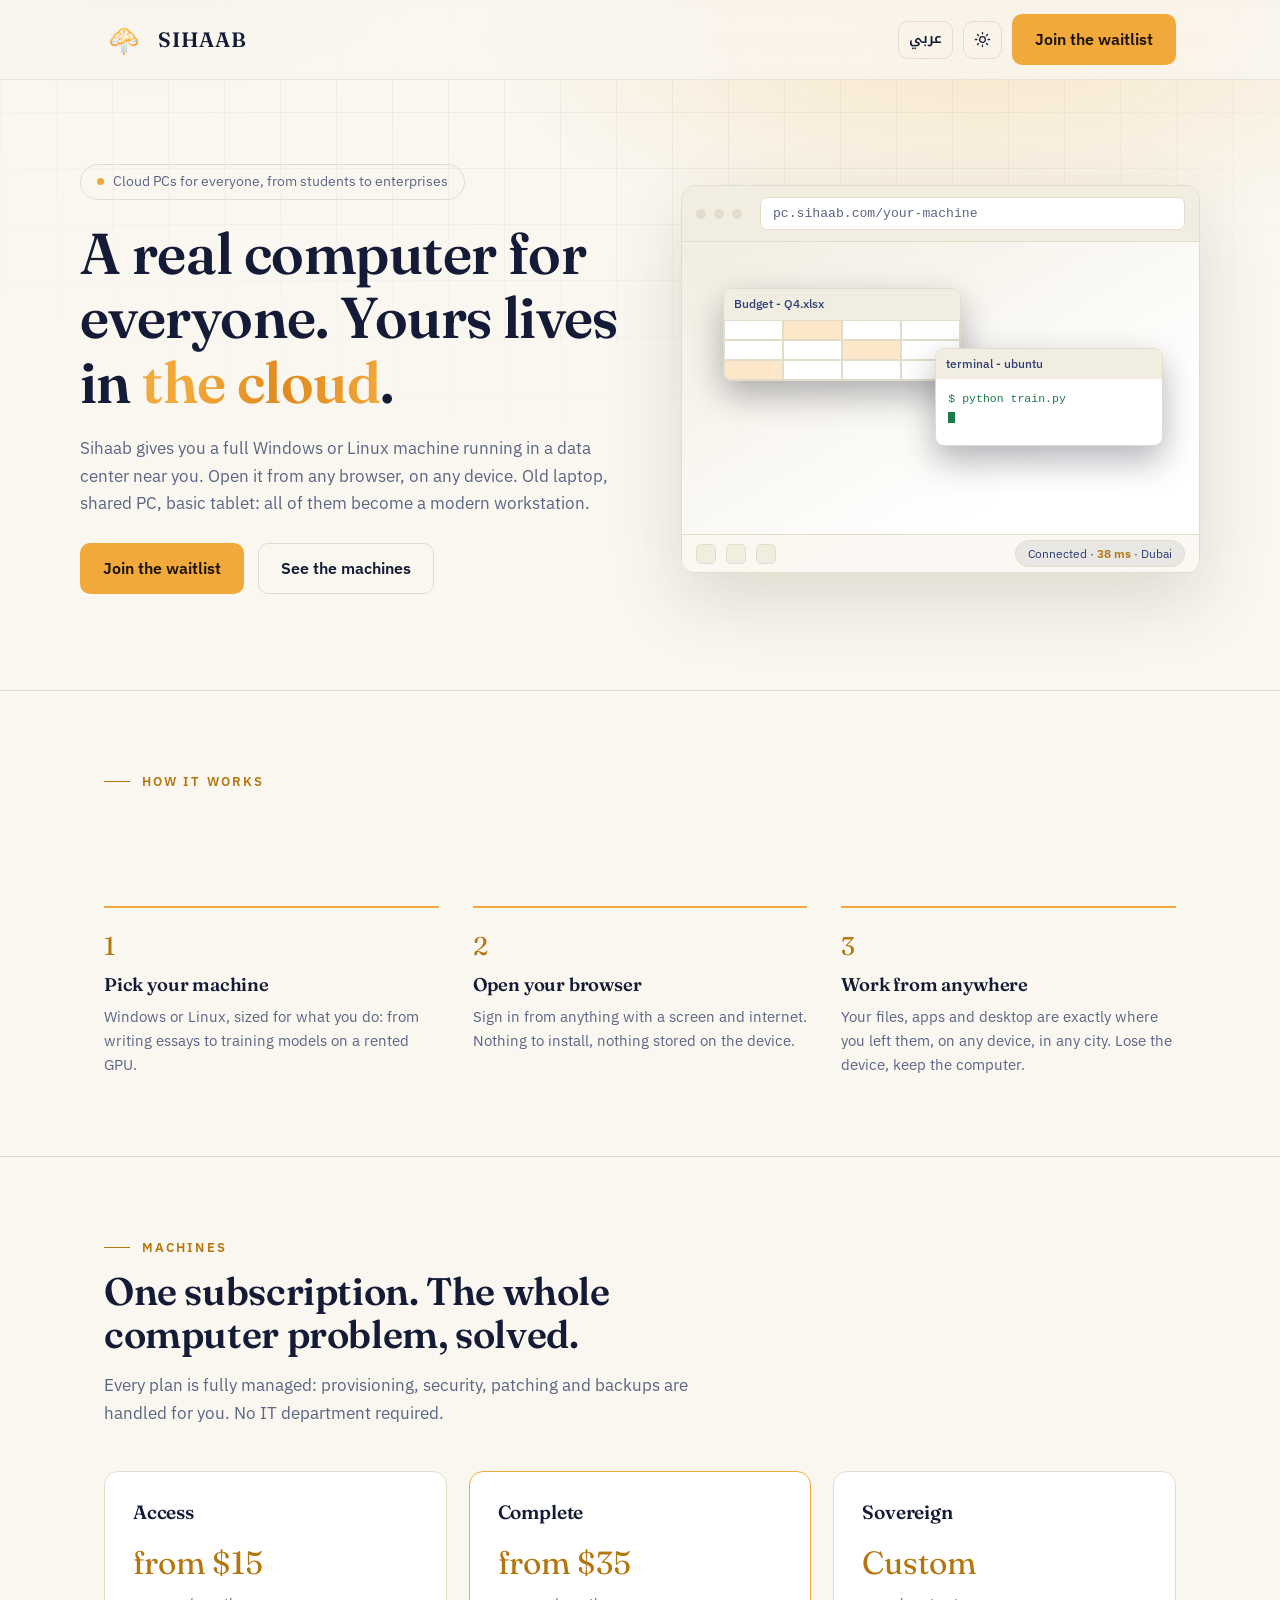
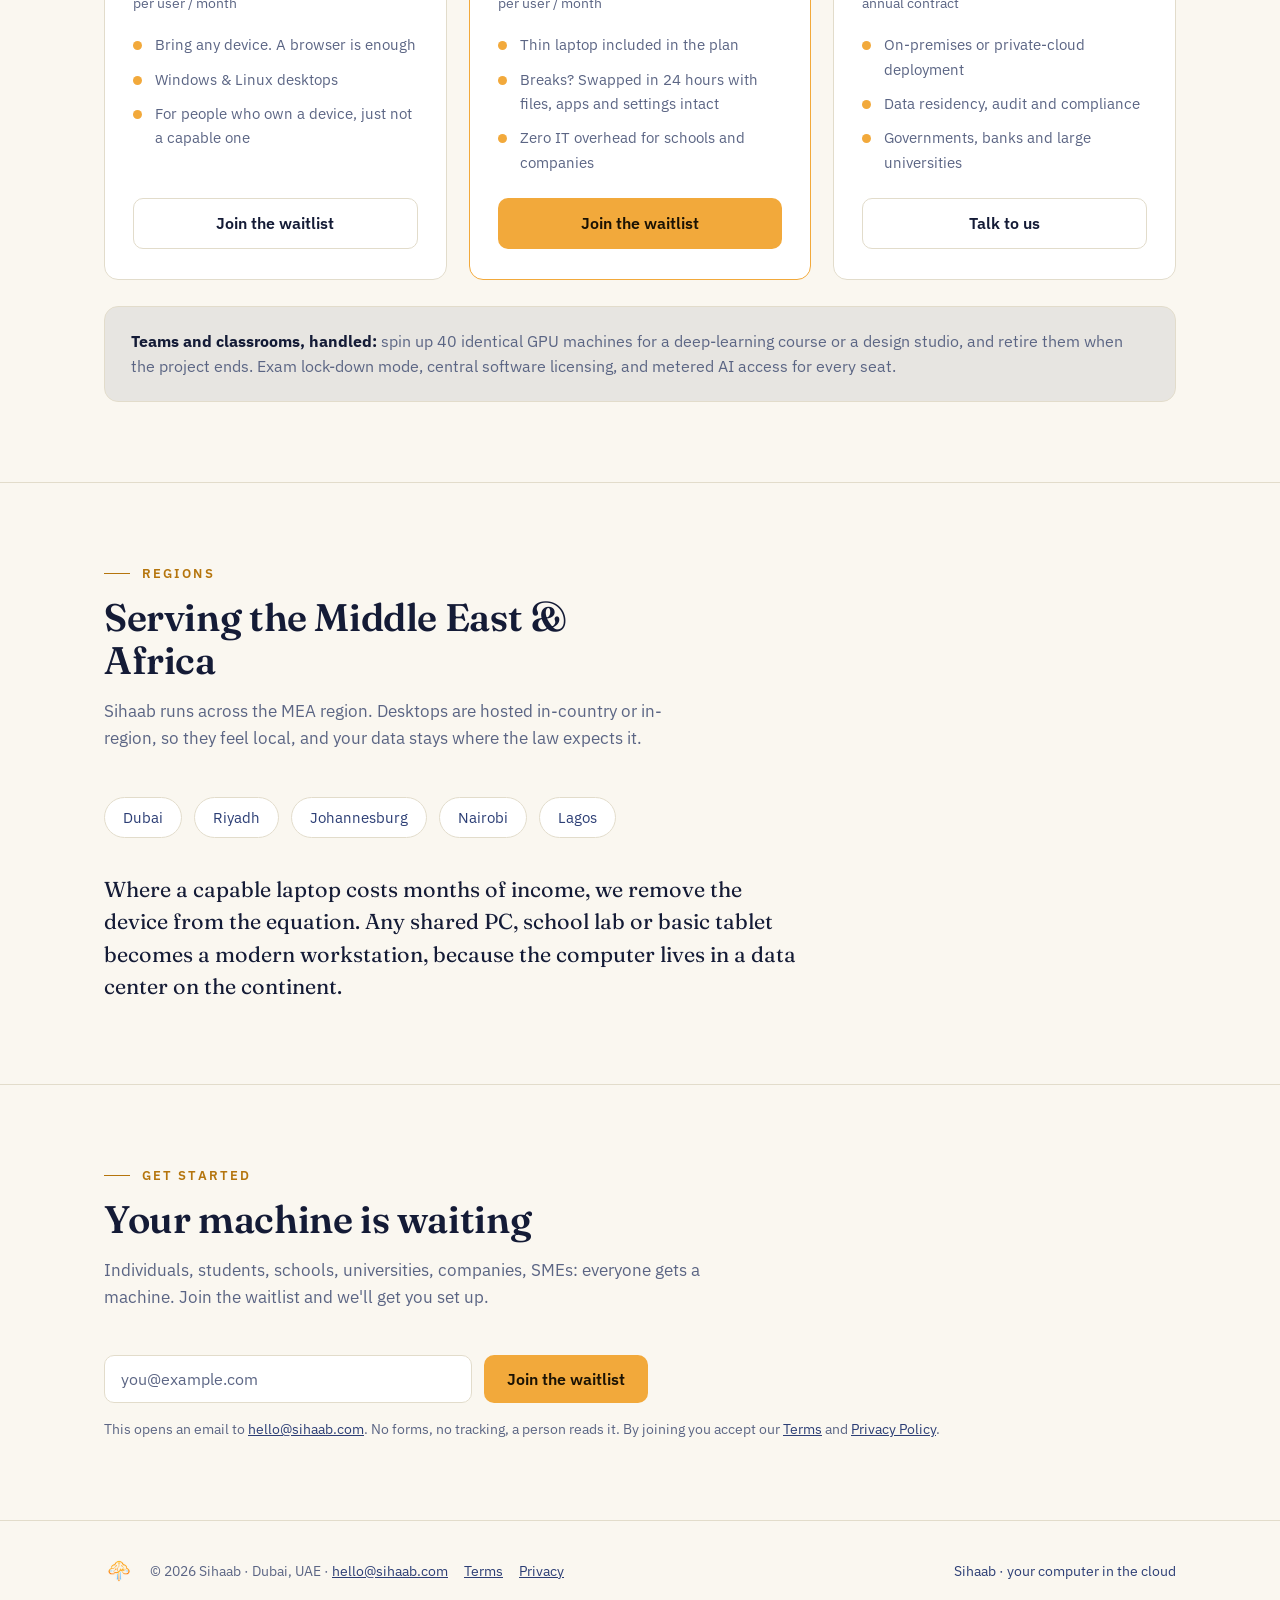
<file: index.html>
<!DOCTYPE html>
<html lang="en" dir="ltr" data-theme="dark">
<head>
<meta charset="UTF-8">
<meta name="viewport" content="width=device-width, initial-scale=1.0">
<title>Sihaab · A real computer for everyone. Yours lives in the cloud.</title>
<meta name="description" content="Subscription Windows &amp; Linux cloud PCs, opened from any browser. Built in MENA, priced for Africa, designed for the world.">
<meta property="og:title" content="Sihaab · A real computer for everyone.">
<meta property="og:description" content="Subscription Windows &amp; Linux cloud PCs, opened from any browser. Built in MENA, priced for Africa, designed for the world.">
<meta property="og:type" content="website">
<meta property="og:url" content="https://sihaab.com">
<meta property="og:image" content="https://sihaab.com/logo.png">
<meta name="theme-color" content="#0A1128">
<link rel="icon" type="image/png" href="favicon.png">

<script>
  // Before first paint: restore saved theme + language (or fall back to system / English).
  (function () {
    var root = document.documentElement, theme, lang;
    try {
      theme = localStorage.getItem('sihaab-theme');
      lang = localStorage.getItem('sihaab-lang');
    } catch (e) { /* storage blocked */ }
    if (theme !== 'light' && theme !== 'dark') {
      theme = matchMedia('(prefers-color-scheme: light)').matches ? 'light' : 'dark';
    }
    if (lang !== 'ar' && lang !== 'en') lang = 'en';
    root.dataset.theme = theme;
    root.lang = lang;
    root.dir = lang === 'ar' ? 'rtl' : 'ltr';
    var meta = document.querySelector('meta[name="theme-color"]');
    if (meta) meta.setAttribute('content', theme === 'light' ? '#FAF7F0' : '#0A1128');
  })();
</script>

<link rel="preconnect" href="https://fonts.googleapis.com">
<link rel="preconnect" href="https://fonts.gstatic.com" crossorigin>
<link href="https://fonts.googleapis.com/css2?family=Fraunces:opsz,wght@9..144,500;9..144,600&family=IBM+Plex+Sans:wght@400;500;600&family=IBM+Plex+Sans+Arabic:wght@400;500;600&family=Noto+Kufi+Arabic:wght@500;600&display=swap" rel="stylesheet" media="print" onload="this.media='all'">
<noscript><link href="https://fonts.googleapis.com/css2?family=Fraunces:opsz,wght@9..144,500;9..144,600&family=IBM+Plex+Sans:wght@400;500;600&family=IBM+Plex+Sans+Arabic:wght@400;500;600&family=Noto+Kufi+Arabic:wght@500;600&display=swap" rel="stylesheet"></noscript>

<style>
  /* ============ theme tokens ============ */
  :root{
    --gold:#F2A93B;
    --gold-deep:#E08A1E;
    --radius:14px;
    --ease:cubic-bezier(.22,.9,.3,1);
  }
  :root[data-theme="dark"]{
    --bg:#0A1128;
    --bg-raise:#0E1730;
    --panel:#131F42;
    --panel-2:#182752;
    --accent:#CADCFC;
    --text:#F4F7FF;
    --text-dim:#9FAECF;
    --line:#26355F;
    --line-soft:rgba(202,220,252,.08);
    --grid:rgba(202,220,252,.045);
    --glow:rgba(242,169,59,.16);
    --glass:rgba(10,17,40,.72);
    --shadow:0 30px 80px rgba(3,6,18,.6);
    --term-green:#9FE3B4;
    --kicker:var(--gold);
  }
  :root[data-theme="light"]{
    --bg:#FAF7F0;
    --bg-raise:#FFFFFF;
    --panel:#FFFFFF;
    --panel-2:#F2EDE1;
    --accent:#2C3E75;
    --text:#141B36;
    --text-dim:#5B6584;
    --line:#E2DCCB;
    --line-soft:rgba(20,27,54,.08);
    --grid:rgba(20,27,54,.05);
    --glow:rgba(242,169,59,.22);
    --glass:rgba(250,247,240,.78);
    --shadow:0 26px 70px rgba(72,60,28,.16);
    --term-green:#1E7A46;
    --kicker:#B5750D;
  }

  *{box-sizing:border-box;margin:0;padding:0}
  html{scroll-behavior:smooth}
  body{
    background:var(--bg);
    color:var(--text);
    font-family:"IBM Plex Sans",system-ui,sans-serif;
    font-size:17px;line-height:1.6;
    -webkit-font-smoothing:antialiased;
    transition:background .35s var(--ease), color .35s var(--ease);
    overflow-x:hidden;
  }
  ::selection{background:var(--gold);color:#1A1204}
  .wrap{max-width:1120px;margin:0 auto;padding:0 24px}
  h1,h2,h3{font-family:"Fraunces",serif;font-weight:600;line-height:1.12;letter-spacing:-0.01em}
  a{color:var(--accent)}

  /* Arabic typography: geometric Kufi display, Plex Arabic body, taller lines. */
  html[lang="ar"] body{font-family:"IBM Plex Sans Arabic",system-ui,sans-serif;line-height:1.85;font-size:17.5px}
  html[lang="ar"] h1,
  html[lang="ar"] h2,
  html[lang="ar"] h3{font-family:"Noto Kufi Arabic",sans-serif;letter-spacing:0;line-height:1.4}

  /* ============ atmosphere ============ */
  .sky{position:fixed;inset:0;z-index:-2;pointer-events:none}
  .sky::before{ /* fine engineering grid, fading toward the horizon */
    content:"";position:absolute;inset:0;
    background:
      linear-gradient(var(--grid) 1px,transparent 1px),
      linear-gradient(90deg,var(--grid) 1px,transparent 1px);
    background-size:56px 56px;
    -webkit-mask-image:radial-gradient(ellipse 90% 62% at 50% 0%,#000 30%,transparent 78%);
    mask-image:radial-gradient(ellipse 90% 62% at 50% 0%,#000 30%,transparent 78%);
  }
  .sky::after{ /* gold dawn glow behind the hero */
    content:"";position:absolute;inset:-20% -10% auto -10%;height:90vh;
    background:
      radial-gradient(46% 42% at 72% 24%,var(--glow),transparent 70%),
      radial-gradient(30% 34% at 18% 10%,var(--line-soft),transparent 70%);
    filter:blur(2px);
  }
  .grain{position:fixed;inset:0;z-index:-1;pointer-events:none;opacity:.5;mix-blend-mode:overlay;
    background-image:url("data:image/svg+xml,%3Csvg xmlns='http://www.w3.org/2000/svg' width='160' height='160'%3E%3Cfilter id='n'%3E%3CfeTurbulence type='fractalNoise' baseFrequency='.9' numOctaves='2' stitchTiles='stitch'/%3E%3CfeColorMatrix type='saturate' values='0'/%3E%3CfeComponentTransfer%3E%3CfeFuncA type='linear' slope='.05'/%3E%3C/feComponentTransfer%3E%3C/filter%3E%3Crect width='100%25' height='100%25' filter='url(%23n)'/%3E%3C/svg%3E");
  }
  :root[data-theme="light"] .grain{opacity:.35}

  /* ============ header ============ */
  header{
    position:sticky;top:0;z-index:50;
    background:var(--glass);
    -webkit-backdrop-filter:blur(14px);backdrop-filter:blur(14px);
    border-bottom:1px solid var(--line-soft);
  }
  .nav{display:flex;align-items:center;gap:14px;padding:14px 0}
  .nav img{width:40px;height:40px}
  .nav .name{font-family:"Fraunces",serif;font-size:1.3rem;font-weight:600;letter-spacing:.04em}
  html[lang="ar"] .nav .name{font-family:"Noto Kufi Arabic",sans-serif;letter-spacing:0}
  .nav .controls{margin-inline-start:auto;display:flex;align-items:center;gap:10px}

  .btn{
    display:inline-block;padding:12px 22px;border-radius:10px;
    font-weight:600;text-decoration:none;font-size:.98rem;
    font-family:inherit;
    border:1px solid transparent;cursor:pointer;
    transition:transform .18s var(--ease), background .18s, border-color .18s, box-shadow .18s;
  }
  .btn:focus-visible{outline:3px solid var(--accent);outline-offset:2px}
  .btn:active{transform:translateY(1px)}
  .btn-gold{background:var(--gold);color:#1A1204;box-shadow:0 0 0 0 var(--glow)}
  .btn-gold:hover{background:var(--gold-deep);box-shadow:0 6px 24px var(--glow)}
  .btn-ghost{border-color:var(--line);color:var(--text)}
  .btn-ghost:hover{border-color:var(--accent)}

  .toggle{
    display:inline-flex;align-items:center;justify-content:center;gap:6px;
    height:38px;min-width:38px;padding:0 10px;border-radius:10px;
    background:transparent;border:1px solid var(--line);color:var(--text);
    font:inherit;font-size:.88rem;font-weight:600;cursor:pointer;
    transition:border-color .18s, background .18s;
  }
  .toggle:hover{border-color:var(--accent)}
  .toggle:focus-visible{outline:3px solid var(--accent);outline-offset:2px}
  .toggle svg{width:17px;height:17px;fill:none;stroke:currentColor;stroke-width:1.8;stroke-linecap:round;stroke-linejoin:round}
  #theme-toggle .sun{display:none}
  :root[data-theme="light"] #theme-toggle .sun{display:block}
  :root[data-theme="light"] #theme-toggle .moon{display:none}
  #lang-toggle .ar-label{font-family:"Noto Kufi Arabic",sans-serif}
  html[lang="ar"] #lang-toggle .ar-label{display:none}
  html[lang="en"] #lang-toggle .en-label{display:none}

  /* ============ hero ============ */
  .hero{display:grid;grid-template-columns:1.05fr 1fr;gap:56px;align-items:center;padding:84px 0 96px}
  .hero h1{font-size:clamp(2.4rem,5vw,3.6rem);margin-bottom:20px}
  html[lang="ar"] .hero h1{font-size:clamp(2rem,4.4vw,3.1rem)}
  .hero h1 em{
    font-style:normal;
    background:linear-gradient(100deg,var(--gold) 20%,var(--gold-deep) 60%,var(--gold) 100%);
    -webkit-background-clip:text;background-clip:text;color:transparent;
  }
  .hero .sub{color:var(--text-dim);max-width:34rem;margin-bottom:14px}
  .hero .tag{
    display:inline-flex;align-items:center;gap:9px;margin-bottom:22px;
    border:1px solid var(--line);border-radius:24px;padding:6px 16px;
    font-size:.85rem;color:var(--text-dim);
  }
  .hero .tag i{width:7px;height:7px;border-radius:50%;background:var(--gold);font-style:normal;
    box-shadow:0 0 0 0 var(--glow);animation:pulse 2.6s ease-out infinite}
  @keyframes pulse{
    0%{box-shadow:0 0 0 0 rgba(242,169,59,.5)}
    70%{box-shadow:0 0 0 9px rgba(242,169,59,0)}
    100%{box-shadow:0 0 0 0 rgba(242,169,59,0)}
  }
  .hero .actions{display:flex;gap:14px;flex-wrap:wrap;margin-top:26px}

  /* staggered load reveal */
  .rise{opacity:0;transform:translateY(18px);animation:rise .8s var(--ease) forwards}
  .rise.d1{animation-delay:.08s}.rise.d2{animation-delay:.18s}.rise.d3{animation-delay:.3s}
  .rise.d4{animation-delay:.42s}.rise.d5{animation-delay:.56s}
  @keyframes rise{to{opacity:1;transform:none}}

  /* the one bold element: a live cloud-desktop window */
  .device{
    border:1px solid var(--line);border-radius:var(--radius);
    background:var(--panel);overflow:hidden;
    box-shadow:var(--shadow);
    direction:ltr; /* a desktop OS chrome stays LTR in both languages */
  }
  .device .bar{
    display:flex;align-items:center;gap:8px;
    padding:11px 14px;border-bottom:1px solid var(--line);background:var(--panel-2);
  }
  .device .dot{width:10px;height:10px;border-radius:50%;background:var(--line)}
  .device .url{
    margin-left:10px;flex:1;background:var(--bg-raise);border:1px solid var(--line);
    border-radius:7px;padding:5px 12px;font-size:.82rem;color:var(--text-dim);
    font-family:ui-monospace,monospace;
  }
  .screen{position:relative;height:330px;background:linear-gradient(150deg,var(--panel-2) 0%,var(--bg-raise) 70%)}
  .connect{
    position:absolute;inset:0;z-index:2;display:flex;flex-direction:column;gap:14px;
    align-items:center;justify-content:center;background:var(--glass);
    -webkit-backdrop-filter:blur(4px);backdrop-filter:blur(4px);
    transition:opacity .5s ease .9s, visibility .5s ease .9s;
  }
  .connect .ring{
    width:34px;height:34px;border-radius:50%;
    border:3px solid var(--line);border-top-color:var(--gold);
    animation:spin 1s linear infinite;
  }
  .connect p{font-size:.9rem;color:var(--text-dim)}
  body.connected .connect{opacity:0;visibility:hidden}
  @keyframes spin{to{transform:rotate(360deg)}}

  .win{
    position:absolute;border-radius:9px;background:var(--panel);border:1px solid var(--line);
    box-shadow:0 14px 34px rgba(4,8,22,.3);overflow:hidden;font-size:.72rem;
  }
  .win .t{padding:6px 10px;background:var(--panel-2);color:var(--accent);font-weight:500}
  .win pre{padding:10px 12px;color:var(--term-green);font-family:ui-monospace,monospace;line-height:1.7;font-size:.72rem;min-height:66px}
  .win pre .caret{display:inline-block;width:7px;height:11px;background:var(--term-green);
    vertical-align:-1px;animation:blink 1s steps(1) infinite}
  @keyframes blink{50%{opacity:0}}
  .win.sheet{left:8%;top:14%;width:46%}
  .win.sheet .cells{display:grid;grid-template-columns:repeat(4,1fr)}
  .win.sheet .cells i{height:20px;border:.5px solid var(--line);font-style:normal}
  .win.sheet .cells i.g{background:rgba(242,169,59,.28)}
  .win.term{right:7%;top:32%;width:44%}
  .taskbar{
    position:absolute;left:0;right:0;bottom:0;height:38px;background:var(--glass);
    border-top:1px solid var(--line);display:flex;align-items:center;gap:10px;padding:0 14px;
  }
  .taskbar b{width:20px;height:20px;border-radius:5px;background:var(--panel-2);border:1px solid var(--line)}
  .latency{
    margin-left:auto;font-size:.75rem;color:var(--accent);
    background:var(--line-soft);border:1px solid var(--line);
    border-radius:20px;padding:3px 12px;
  }
  .latency em{color:var(--gold);font-style:normal;font-weight:600}
  :root[data-theme="light"] .latency em{color:var(--kicker)}

  /* ============ sections ============ */
  section{padding:80px 0;border-top:1px solid var(--line)}
  .kicker{
    color:var(--kicker);font-weight:600;font-size:.82rem;margin-bottom:12px;
    text-transform:uppercase;letter-spacing:.16em;
    display:flex;align-items:center;gap:12px;
  }
  html[lang="ar"] .kicker{letter-spacing:0;font-size:.95rem}
  .kicker::before{content:"";width:26px;height:1px;background:var(--kicker)}
  section h2{font-size:clamp(1.7rem,3.4vw,2.4rem);margin-bottom:16px;max-width:36rem}
  .lede{color:var(--text-dim);max-width:38rem;margin-bottom:44px}

  /* scroll reveal (hidden state only when JS is running to reveal it again) */
  .io{transition:opacity .7s var(--ease),transform .7s var(--ease)}
  html.js .io:not(.in){opacity:0;transform:translateY(22px)}
  .io.d1{transition-delay:.08s}.io.d2{transition-delay:.16s}.io.d3{transition-delay:.24s}

  .steps{display:grid;grid-template-columns:repeat(3,1fr);gap:34px;counter-reset:step}
  .step{counter-increment:step;border-top:2px solid var(--gold);padding-top:18px}
  .step::before{
    content:counter(step);display:block;
    font-family:"Fraunces",serif;font-size:1.6rem;color:var(--kicker);margin-bottom:8px;
  }
  .step h3{font-size:1.15rem;margin-bottom:8px}
  .step p{color:var(--text-dim);font-size:.95rem}

  .tiers{display:grid;grid-template-columns:repeat(3,1fr);gap:22px;align-items:stretch}
  .tier{
    padding:30px 28px;border-radius:var(--radius);display:flex;flex-direction:column;
    transition:transform .25s var(--ease), box-shadow .25s var(--ease);
  }
  .tier:hover{transform:translateY(-4px)}
  .tier.side{border:1px solid var(--line);background:var(--bg-raise)}
  .tier.main{background:var(--panel);border:1px solid var(--gold);position:relative}
  .tier.main:hover{box-shadow:0 18px 50px var(--glow)}
  .tier h3{font-size:1.2rem;margin-bottom:4px}
  .tier .price{font-family:"Fraunces",serif;font-size:2rem;color:var(--kicker);margin:10px 0 4px}
  html[lang="ar"] .tier .price{font-family:"Noto Kufi Arabic",sans-serif;font-size:1.7rem}
  .tier .per{color:var(--text-dim);font-size:.85rem;margin-bottom:18px}
  .tier ul{list-style:none;display:grid;gap:10px;margin-bottom:24px}
  .tier li{padding-inline-start:22px;position:relative;font-size:.95rem;color:var(--text-dim)}
  .tier li::before{content:"";position:absolute;inset-inline-start:0;top:9px;width:9px;height:9px;border-radius:50%;background:var(--gold)}
  html[lang="ar"] .tier li::before{top:12px}
  .tier .btn{margin-top:auto;text-align:center}
  .edu{
    margin-top:26px;padding:22px 26px;border-radius:var(--radius);
    background:var(--line-soft);border:1px solid var(--line);color:var(--text-dim);font-size:.98rem;
  }
  .edu strong{color:var(--text)}

  .regions{display:flex;flex-wrap:wrap;gap:12px;margin-top:8px}
  .chip{
    border:1px solid var(--line);border-radius:24px;padding:8px 18px;font-size:.92rem;color:var(--accent);
    background:var(--bg-raise);
    transition:border-color .2s, transform .2s var(--ease);
  }
  .chip:hover{border-color:var(--gold);transform:translateY(-2px)}
  .mission{margin-top:36px;max-width:44rem;font-family:"Fraunces",serif;font-size:1.35rem;line-height:1.5;color:var(--text)}
  html[lang="ar"] .mission{font-family:"Noto Kufi Arabic",sans-serif;font-size:1.2rem;line-height:1.9}

  .waitlist form{display:flex;gap:12px;max-width:34rem;flex-wrap:wrap}
  .waitlist input{
    flex:1;min-width:230px;padding:13px 16px;border-radius:10px;font-size:1rem;
    background:var(--bg-raise);border:1px solid var(--line);color:var(--text);font-family:inherit;
  }
  .waitlist input::placeholder{color:var(--text-dim)}
  .waitlist input:focus-visible{outline:3px solid var(--accent);outline-offset:1px}
  .waitlist .note{color:var(--text-dim);font-size:.9rem;margin-top:14px}

  footer{border-top:1px solid var(--line);padding:34px 0;color:var(--text-dim);font-size:.9rem}
  footer .row{display:flex;align-items:center;gap:16px;flex-wrap:wrap}
  footer img{width:30px;height:30px}
  footer .legal{display:flex;gap:16px}
  footer .tagline{margin-inline-start:auto;color:var(--accent)}

  @media (max-width:880px){
    .hero{grid-template-columns:1fr;padding:48px 0 64px}
    .steps,.tiers{grid-template-columns:1fr}
    .nav .cta{display:none}
  }
  @media (prefers-reduced-motion:reduce){
    html{scroll-behavior:auto}
    .connect{display:none}
    .rise{opacity:1;transform:none;animation:none}
    .io{opacity:1;transform:none;transition:none}
    .hero .tag i,.connect .ring,.win pre .caret{animation:none}
    .tier:hover,.chip:hover{transform:none}
  }
</style>
</head>
<body>

<div class="sky" aria-hidden="true"></div>
<div class="grain" aria-hidden="true"></div>

<header>
  <div class="wrap">
    <nav class="nav" data-i18n-aria="mainNav" aria-label="Main">
      <img src="logo-96.png" alt="" width="40" height="40">
      <div class="name" data-i18n="brandName">SIHAAB</div>
      <div class="controls">
        <button id="lang-toggle" class="toggle" type="button" data-i18n-aria="langToggle" aria-label="Switch language to Arabic">
          <span class="ar-label" lang="ar">عربي</span><span class="en-label" lang="en">EN</span>
        </button>
        <button id="theme-toggle" class="toggle" type="button" data-i18n-aria="themeToggle" aria-label="Toggle dark or light mode">
          <svg class="moon" viewBox="0 0 24 24" aria-hidden="true"><path d="M21 12.8A9 9 0 1 1 11.2 3a7 7 0 0 0 9.8 9.8z"/></svg>
          <svg class="sun" viewBox="0 0 24 24" aria-hidden="true"><circle cx="12" cy="12" r="4"/><path d="M12 2v2m0 16v2M4.9 4.9l1.4 1.4m11.4 11.4 1.4 1.4M2 12h2m16 0h2M4.9 19.1l1.4-1.4M17.7 6.3l1.4-1.4"/></svg>
        </button>
        <a class="btn btn-gold cta" href="#waitlist" data-i18n="ctaWaitlist">Join the waitlist</a>
      </div>
    </nav>
  </div>
</header>

<main>
  <div class="wrap hero">
    <div>
      <p class="tag rise d1"><i aria-hidden="true"></i><span data-i18n="heroTag">Cloud PCs for everyone, from students to enterprises</span></p>
      <h1 class="rise d2" data-i18n-html="heroTitle">A real computer for everyone. Yours lives in <em>the cloud</em>.</h1>
      <p class="sub rise d3" data-i18n="heroSub">Sihaab gives you a full Windows or Linux machine running in a data center near you. Open it from any browser, on any device. Old laptop, shared PC, basic tablet: all of them become a modern workstation.</p>
      <div class="actions rise d4">
        <a class="btn btn-gold" href="#waitlist" data-i18n="ctaWaitlist">Join the waitlist</a>
        <a class="btn btn-ghost" href="#machines" data-i18n="ctaMachines">See the machines</a>
      </div>
    </div>

    <div class="device rise d5" role="img" data-i18n-aria="deviceAlt" aria-label="Illustration: a cloud desktop streaming inside a browser window">
      <div class="bar">
        <span class="dot"></span><span class="dot"></span><span class="dot"></span>
        <span class="url">pc.sihaab.com/your-machine</span>
      </div>
      <div class="screen">
        <div class="win sheet">
          <div class="t">Budget - Q4.xlsx</div>
          <div class="cells" aria-hidden="true">
            <i></i><i class="g"></i><i></i><i></i>
            <i></i><i></i><i class="g"></i><i></i>
            <i class="g"></i><i></i><i></i><i></i>
          </div>
        </div>
        <div class="win term">
          <div class="t">terminal - ubuntu</div>
          <pre aria-hidden="true"><span id="term-text">$ python train.py
epoch 3/10  loss 0.214
gpu: A10G · 24 GB</span><span class="caret"></span></pre>
        </div>
        <div class="taskbar">
          <b></b><b></b><b></b>
          <span class="latency"><span data-i18n="latencyConnected">Connected</span> · <em><span id="latency-ms">38</span><span data-i18n="latencyUnit"> ms</span></em> · <span data-i18n="latencyCity">Dubai</span></span>
        </div>
        <div class="connect">
          <div class="ring" aria-hidden="true"></div>
          <p data-i18n="connecting">Connecting to your machine…</p>
        </div>
      </div>
    </div>
  </div>

  <section id="how">
    <div class="wrap">
      <p class="kicker io" data-i18n="howKicker">How it works</p>
      <h2 class="io" data-i18n="howTitle">Three steps between you and a machine that never breaks</h2>
      <div class="steps">
        <div class="step io d1">
          <h3 data-i18n="step1Title">Pick your machine</h3>
          <p data-i18n="step1Body">Windows or Linux, sized for what you do: from writing essays to training models on a rented GPU.</p>
        </div>
        <div class="step io d2">
          <h3 data-i18n="step2Title">Open your browser</h3>
          <p data-i18n="step2Body">Sign in from anything with a screen and internet. Nothing to install, nothing stored on the device.</p>
        </div>
        <div class="step io d3">
          <h3 data-i18n="step3Title">Work from anywhere</h3>
          <p data-i18n="step3Body">Your files, apps and desktop are exactly where you left them, on any device, in any city. Lose the device, keep the computer.</p>
        </div>
      </div>
    </div>
  </section>

  <section id="machines">
    <div class="wrap">
      <p class="kicker io" data-i18n="machinesKicker">Machines</p>
      <h2 class="io" data-i18n="machinesTitle">One subscription. The whole computer problem, solved.</h2>
      <p class="lede io" data-i18n="machinesLede">Every plan is fully managed: provisioning, security, patching and backups are handled for you. No IT department required.</p>
      <div class="tiers">
        <div class="tier side io d1">
          <h3 data-i18n="tier1Name">Access</h3>
          <p class="price" data-i18n="tier1Price">from $15</p>
          <p class="per" data-i18n="perUser">per user / month</p>
          <ul>
            <li data-i18n="tier1F1">Bring any device. A browser is enough</li>
            <li data-i18n="tier1F2">Windows &amp; Linux desktops</li>
            <li data-i18n="tier1F3">For people who own a device, just not a capable one</li>
          </ul>
          <a class="btn btn-ghost" href="#waitlist" data-i18n="ctaWaitlist">Join the waitlist</a>
        </div>
        <div class="tier main io d2">
          <h3 data-i18n="tier2Name">Complete</h3>
          <p class="price" data-i18n="tier2Price">from $35</p>
          <p class="per" data-i18n="perUser">per user / month</p>
          <ul>
            <li data-i18n="tier2F1">Thin laptop included in the plan</li>
            <li data-i18n="tier2F2">Breaks? Swapped in 24 hours with files, apps and settings intact</li>
            <li data-i18n="tier2F3">Zero IT overhead for schools and companies</li>
          </ul>
          <a class="btn btn-gold" href="#waitlist" data-i18n="ctaWaitlist">Join the waitlist</a>
        </div>
        <div class="tier side io d3">
          <h3 data-i18n="tier3Name">Sovereign</h3>
          <p class="price" data-i18n="tier3Price">Custom</p>
          <p class="per" data-i18n="tier3Per">annual contract</p>
          <ul>
            <li data-i18n="tier3F1">On-premises or private-cloud deployment</li>
            <li data-i18n="tier3F2">Data residency, audit and compliance</li>
            <li data-i18n="tier3F3">Governments, banks and large universities</li>
          </ul>
          <a class="btn btn-ghost" href="mailto:hello@sihaab.com?subject=Sovereign%20deployment" data-i18n="ctaTalk">Talk to us</a>
        </div>
      </div>
      <p class="edu io" data-i18n-html="eduNote"><strong>Teams and classrooms, handled:</strong> spin up 40 identical GPU machines for a deep-learning course or a design studio, and retire them when the project ends. Exam lock-down mode, central software licensing, and metered AI access for every seat.</p>
    </div>
  </section>

  <section id="regions">
    <div class="wrap">
      <p class="kicker io" data-i18n="regionsKicker">Regions</p>
      <h2 class="io" data-i18n="regionsTitle">Serving the Middle East &amp; Africa</h2>
      <p class="lede io" data-i18n="regionsLede">Sihaab runs across the MEA region. Desktops are hosted in-country or in-region, so they feel local, and your data stays where the law expects it.</p>
      <div class="regions io">
        <span class="chip" data-i18n="regionDubai">Dubai</span>
        <span class="chip" data-i18n="regionRiyadh">Riyadh</span>
        <span class="chip" data-i18n="regionJoburg">Johannesburg</span>
        <span class="chip" data-i18n="regionNairobi">Nairobi</span>
        <span class="chip" data-i18n="regionLagos">Lagos</span>
      </div>
      <p class="mission io" data-i18n="mission">Where a capable laptop costs months of income, we remove the device from the equation. Any shared PC, school lab or basic tablet becomes a modern workstation, because the computer lives in a data center on the continent.</p>
    </div>
  </section>

  <section id="waitlist" class="waitlist">
    <div class="wrap">
      <p class="kicker io" data-i18n="waitlistKicker">Get started</p>
      <h2 class="io" data-i18n="waitlistTitle">Your machine is waiting</h2>
      <p class="lede io" data-i18n="waitlistLede">Individuals, students, schools, universities, companies, SMEs: everyone gets a machine. Join the waitlist and we'll get you set up.</p>
      <form id="wl-form" class="io" method="post">
        <input type="email" id="wl-email" name="email" required
               placeholder="you@example.com"
               aria-label="Your email address" data-i18n-aria="emailAria">
        <button class="btn btn-gold" type="submit" data-i18n="ctaWaitlist">Join the waitlist</button>
      </form>
      <p class="note io" data-i18n-html="waitlistNote">This opens an email to <a href="mailto:hello@sihaab.com">hello@sihaab.com</a>. No forms, no tracking, a person reads it. By joining you accept our <a href="terms.html">Terms</a> and <a href="privacy.html">Privacy Policy</a>.</p>
    </div>
  </section>
</main>

<footer>
  <div class="wrap row">
    <img src="logo-96.png" alt="" width="30" height="30">
    <span data-i18n-html="footerLine">© 2026 Sihaab · Dubai, UAE · <a href="mailto:hello@sihaab.com">hello@sihaab.com</a></span>
    <nav class="legal" data-i18n-aria="legalNav" aria-label="Legal">
      <a href="terms.html" data-i18n="footerTerms">Terms</a>
      <a href="privacy.html" data-i18n="footerPrivacy">Privacy</a>
    </nav>
    <span class="tagline" data-i18n="footerTagline">Sihaab · your computer in the cloud</span>
  </div>
</footer>

<script>
  'use strict';

  /* ============ translations ============ */
  const I18N = {
    docTitle: {
      en: 'Sihaab · A real computer for everyone. Yours lives in the cloud.',
      ar: 'سحاب · حاسوب حقيقي للجميع. حاسوبك يعيش في السحابة.'
    },
    docDescription: {
      en: 'Subscription Windows & Linux cloud PCs, opened from any browser. Built in MENA, priced for Africa, designed for the world.',
      ar: 'أجهزة ويندوز ولينكس سحابية بالاشتراك، تفتحها من أي متصفح. صُنعت في الشرق الأوسط، بأسعار تناسب أفريقيا، وصُممت للعالم.'
    },
    themeToggle: { en: 'Toggle dark or light mode', ar: 'التبديل بين الوضع الداكن والفاتح' },
    langToggle: { en: 'Switch language to Arabic', ar: 'تغيير اللغة إلى الإنجليزية' },
    brandName: { en: 'SIHAAB', ar: 'سحاب' },
    ctaWaitlist: { en: 'Join the waitlist', ar: 'انضم إلى قائمة الانتظار' },
    ctaMachines: { en: 'See the machines', ar: 'شاهد الأجهزة' },
    ctaTalk: { en: 'Talk to us', ar: 'تحدث إلينا' },
    heroTag: { en: 'Cloud PCs for everyone, from students to enterprises', ar: 'حواسيب سحابية للجميع، من الطلاب إلى المؤسسات' },
    heroTitle: {
      en: 'A real computer for everyone. Yours lives in <em>the cloud</em>.',
      ar: 'حاسوب حقيقي للجميع. حاسوبك يعيش في <em>السحاب</em>.'
    },
    heroSub: {
      en: 'Sihaab gives you a full Windows or Linux machine running in a data center near you. Open it from any browser, on any device. Old laptop, shared PC, basic tablet: all of them become a modern workstation.',
      ar: 'يمنحك سحاب جهاز ويندوز أو لينكس كاملاً يعمل في مركز بيانات قريب منك، تفتحه من أي متصفح وعلى أي جهاز. حاسوب قديم، أو جهاز مشترك، أو جهاز لوحي بسيط: كلها تتحول إلى محطة عمل حديثة.'
    },
    deviceAlt: {
      en: 'Illustration: a cloud desktop streaming inside a browser window',
      ar: 'رسم توضيحي: سطح مكتب سحابي يُبث داخل نافذة متصفح'
    },
    connecting: { en: 'Connecting to your machine…', ar: 'جارٍ الاتصال بجهازك…' },
    latencyConnected: { en: 'Connected', ar: 'متصل' },
    latencyUnit: { en: ' ms', ar: ' م.ث' },
    latencyCity: { en: 'Dubai', ar: 'دبي' },
    howKicker: { en: 'How it works', ar: 'كيف يعمل' },
    howTitle: {
      en: 'Three steps between you and a machine that never breaks',
      ar: 'ثلاث خطوات بينك وبين جهاز لا يتعطل أبداً'
    },
    step1Title: { en: 'Pick your machine', ar: 'اختر جهازك' },
    step1Body: {
      en: 'Windows or Linux, sized for what you do: from writing essays to training models on a rented GPU.',
      ar: 'ويندوز أو لينكس، بمواصفات تناسب ما تقوم به: من كتابة المقالات إلى تدريب النماذج على معالج رسوميات مستأجر.'
    },
    step2Title: { en: 'Open your browser', ar: 'افتح متصفحك' },
    step2Body: {
      en: 'Sign in from anything with a screen and internet. Nothing to install, nothing stored on the device.',
      ar: 'سجّل دخولك من أي جهاز له شاشة واتصال بالإنترنت. لا شيء يُثبَّت، ولا شيء يُخزَّن على الجهاز.'
    },
    step3Title: { en: 'Work from anywhere', ar: 'اعمل من أي مكان' },
    step3Body: {
      en: 'Your files, apps and desktop are exactly where you left them, on any device, in any city. Lose the device, keep the computer.',
      ar: 'ملفاتك وتطبيقاتك وسطح مكتبك تماماً حيث تركتها، على أي جهاز وفي أي مدينة. قد تفقد الجهاز، لكن الحاسوب يبقى لك.'
    },
    machinesKicker: { en: 'Machines', ar: 'الأجهزة' },
    machinesTitle: {
      en: 'One subscription. The whole computer problem, solved.',
      ar: 'اشتراك واحد يحل مشكلة الحاسوب كلها.'
    },
    machinesLede: {
      en: 'Every plan is fully managed: provisioning, security, patching and backups are handled for you. No IT department required.',
      ar: 'كل خطة مُدارة بالكامل: التجهيز والأمان والتحديثات والنسخ الاحتياطي، كلها علينا. لا حاجة لقسم تقنية معلومات.'
    },
    tier1Name: { en: 'Access', ar: 'الوصول' },
    tier1Price: { en: 'from $15', ar: 'من 15 دولاراً' },
    tier2Name: { en: 'Complete', ar: 'المتكامل' },
    tier2Price: { en: 'from $35', ar: 'من 35 دولاراً' },
    tier3Name: { en: 'Sovereign', ar: 'السيادي' },
    tier3Price: { en: 'Custom', ar: 'حسب الطلب' },
    tier3Per: { en: 'annual contract', ar: 'عقد سنوي' },
    perUser: { en: 'per user / month', ar: 'لكل مستخدم شهرياً' },
    tier1F1: { en: 'Bring any device. A browser is enough', ar: 'استخدم أي جهاز لديك، المتصفح يكفي' },
    tier1F2: { en: 'Windows & Linux desktops', ar: 'أسطح مكتب ويندوز ولينكس' },
    tier1F3: {
      en: 'For people who own a device, just not a capable one',
      ar: 'لمن يملك جهازاً، لكنه ليس بالقدرة الكافية'
    },
    tier2F1: { en: 'Thin laptop included in the plan', ar: 'حاسوب محمول خفيف ضمن الخطة' },
    tier2F2: {
      en: 'Breaks? Swapped in 24 hours with files, apps and settings intact',
      ar: 'تعطّل؟ نستبدله خلال 24 ساعة، وملفاتك وتطبيقاتك وإعداداتك كما هي'
    },
    tier2F3: { en: 'Zero IT overhead for schools and companies', ar: 'صفر أعباء تقنية على المدارس والشركات' },
    tier3F1: { en: 'On-premises or private-cloud deployment', ar: 'نشر داخل منشأتك أو على سحابة خاصة' },
    tier3F2: { en: 'Data residency, audit and compliance', ar: 'إقامة البيانات محلياً، تدقيق وامتثال' },
    tier3F3: { en: 'Governments, banks and large universities', ar: 'للحكومات والبنوك والجامعات الكبرى' },
    eduNote: {
      en: '<strong>Teams and classrooms, handled:</strong> spin up 40 identical GPU machines for a deep-learning course or a design studio, and retire them when the project ends. Exam lock-down mode, central software licensing, and metered AI access for every seat.',
      ar: '<strong>للفرق والفصول الدراسية على حد سواء:</strong> جهّز 40 جهازاً متطابقاً بمعالجات رسوميات لمقرر تعلّم عميق أو استوديو تصميم، ثم أوقفها عند انتهاء المشروع. وضع قفل الامتحانات، وترخيص مركزي للبرمجيات، ووصول مقنَّن للذكاء الاصطناعي لكل مقعد.'
    },
    regionsKicker: { en: 'Regions', ar: 'المناطق' },
    regionsTitle: { en: 'Serving the Middle East & Africa', ar: 'نخدم منطقة الشرق الأوسط وأفريقيا' },
    regionsLede: {
      en: 'Sihaab runs across the MEA region. Desktops are hosted in-country or in-region, so they feel local, and your data stays where the law expects it.',
      ar: 'يعمل سحاب في منطقة الشرق الأوسط وأفريقيا. تُستضاف الأجهزة داخل بلدك أو منطقتك فتشعر وكأنها محلية، وتبقى بياناتك حيث يتوقعها القانون.'
    },
    regionDubai: { en: 'Dubai', ar: 'دبي' },
    regionRiyadh: { en: 'Riyadh', ar: 'الرياض' },
    regionJoburg: { en: 'Johannesburg', ar: 'جوهانسبرغ' },
    regionNairobi: { en: 'Nairobi', ar: 'نيروبي' },
    regionLagos: { en: 'Lagos', ar: 'لاغوس' },
    mission: {
      en: 'Where a capable laptop costs months of income, we remove the device from the equation. Any shared PC, school lab or basic tablet becomes a modern workstation, because the computer lives in a data center on the continent.',
      ar: 'حيث يكلّف الحاسوب المقتدر شهوراً من الدخل، نُخرج الجهاز من المعادلة. أي حاسوب مشترك أو مختبر مدرسي أو جهاز لوحي بسيط يصبح محطة عمل حديثة، لأن الحاسوب يعيش في مركز بيانات على القارة نفسها.'
    },
    waitlistKicker: { en: 'Get started', ar: 'ابدأ الآن' },
    waitlistTitle: { en: 'Your machine is waiting', ar: 'جهازك في انتظارك' },
    waitlistLede: {
      en: 'Individuals, students, schools, universities, companies, SMEs: everyone gets a machine. Join the waitlist and we\'ll get you set up.',
      ar: 'أفراد وطلاب ومدارس وجامعات وشركات ومنشآت صغيرة ومتوسطة: الجميع يحصل على جهاز. انضم إلى قائمة الانتظار وسنجهّز لك كل شيء.'
    },
    emailAria: { en: 'Your email address', ar: 'بريدك الإلكتروني' },
    waitlistNote: {
      en: 'This opens an email to <a href="mailto:hello@sihaab.com">hello@sihaab.com</a>. No forms, no tracking, a person reads it. By joining you accept our <a href="terms.html">Terms</a> and <a href="privacy.html">Privacy Policy</a>.',
      ar: 'هذا يفتح رسالة بريد إلى <a href="mailto:hello@sihaab.com">hello@sihaab.com</a>. بلا نماذج ولا تتبع، يقرأها إنسان. بانضمامك فإنك تقبل <a href="terms.html">الشروط</a> و<a href="privacy.html">سياسة الخصوصية</a>.'
    },
    mailtoSubject: { en: 'Sihaab waitlist', ar: 'قائمة انتظار سحاب' },
    mailtoBody: {
      en: 'Please add me to the waitlist.\nMy email: {email}\nI am a: (individual / student / school / university / company / SME)',
      ar: 'أرجو إضافتي إلى قائمة الانتظار.\nبريدي الإلكتروني: {email}\nأنا: (فرد / طالب / مدرسة / جامعة / شركة / منشأة صغيرة أو متوسطة)'
    },
    footerLine: {
      en: '© 2026 Sihaab · Dubai, UAE · <a href="mailto:hello@sihaab.com">hello@sihaab.com</a>',
      ar: '© 2026 سحاب · دبي، الإمارات · <a href="mailto:hello@sihaab.com">hello@sihaab.com</a>'
    },
    mainNav: { en: 'Main', ar: 'رئيسي' },
    legalNav: { en: 'Legal', ar: 'قانوني' },
    footerTerms: { en: 'Terms', ar: 'الشروط' },
    footerPrivacy: { en: 'Privacy', ar: 'الخصوصية' },
    footerTagline: { en: 'Sihaab · your computer in the cloud', ar: 'سحاب · حاسوبك في السحابة' }
  };

  const root = document.documentElement;

  function currentLang() { return root.lang === 'ar' ? 'ar' : 'en'; }

  function applyLang(lang, persist) {
    root.lang = lang;
    root.dir = lang === 'ar' ? 'rtl' : 'ltr';
    document.title = I18N.docTitle[lang];
    document.querySelector('meta[name="description"]').setAttribute('content', I18N.docDescription[lang]);
    document.querySelectorAll('[data-i18n]').forEach(el => {
      const t = I18N[el.dataset.i18n];
      if (t) el.textContent = t[lang];
    });
    document.querySelectorAll('[data-i18n-html]').forEach(el => {
      const t = I18N[el.dataset.i18nHtml];
      if (t) el.innerHTML = t[lang];
    });
    document.querySelectorAll('[data-i18n-aria]').forEach(el => {
      const t = I18N[el.dataset.i18nAria];
      if (t) el.setAttribute('aria-label', t[lang]);
    });
    if (persist) { try { localStorage.setItem('sihaab-lang', lang); } catch (e) {} }
  }

  document.getElementById('lang-toggle').addEventListener('click', () => {
    applyLang(currentLang() === 'ar' ? 'en' : 'ar', true);
  });

  /* ============ theme ============ */
  const themeMeta = document.querySelector('meta[name="theme-color"]');
  const THEME_BG = { dark: '#0A1128', light: '#FAF7F0' }; // mirrors the --bg tokens
  function applyTheme(theme, persist) {
    root.dataset.theme = theme;
    themeMeta.setAttribute('content', THEME_BG[theme]);
    // Only an explicit toggle becomes a sticky choice; the system default stays live.
    if (persist) { try { localStorage.setItem('sihaab-theme', theme); } catch (e) {} }
  }
  document.getElementById('theme-toggle').addEventListener('click', () => {
    applyTheme(root.dataset.theme === 'light' ? 'dark' : 'light', true);
  });

  // Make I18N the single source of truth for the visible copy in both languages.
  applyLang(currentLang());

  /* ============ one orchestrated moment: the desktop connects ============ */
  const reduceMotion = matchMedia('(prefers-reduced-motion: reduce)').matches;
  const termLines = ['$ python train.py', 'epoch 3/10  loss 0.214', 'gpu: A10G · 24 GB'];
  const termEl = document.getElementById('term-text');
  const latencyEl = document.getElementById('latency-ms');
  const TARGET_MS = 38, START_MS = 120;

  function typeTerminal() {
    let line = 0, ch = 0;
    termEl.textContent = '';
    (function tick() {
      const target = termLines[line];
      if (ch < target.length) {
        termEl.textContent += target[ch++];
        setTimeout(tick, 26);
      } else if (line < termLines.length - 1) {
        termEl.textContent += '\n';
        line++; ch = 0;
        setTimeout(tick, 320);
      }
    })();
  }

  function settleLatency() {
    let ms = START_MS;
    (function step() {
      ms = Math.max(TARGET_MS, ms - (7 + Math.floor(Math.random() * 9)));
      latencyEl.textContent = ms;
      if (ms > TARGET_MS) setTimeout(step, 90);
    })();
  }

  addEventListener('load', () => {
    document.body.classList.add('connected');
    if (!reduceMotion) {
      latencyEl.textContent = START_MS; // counts down while the connect overlay fades
      setTimeout(typeTerminal, 1500);
      setTimeout(settleLatency, 1400);
    }
  });

  /* ============ scroll reveals ============ */
  // The hidden state is gated on html.js, added here so a script failure above
  // can never leave the page blank below the fold.
  const ioEls = document.querySelectorAll('.io');
  if (reduceMotion || !('IntersectionObserver' in window)) {
    ioEls.forEach(el => el.classList.add('in'));
  } else {
    root.classList.add('js');
    const io = new IntersectionObserver(entries => {
      entries.forEach(entry => {
        if (entry.isIntersecting) {
          entry.target.classList.add('in');
          io.unobserve(entry.target);
        }
      });
    }, { threshold: 0.15, rootMargin: '0px 0px -8% 0px' });
    ioEls.forEach(el => io.observe(el));
  }

  /* ============ waitlist: compose an email (static site, no backend) ============ */
  document.getElementById('wl-form').addEventListener('submit', (e) => {
    e.preventDefault();
    const lang = currentLang();
    const email = document.getElementById('wl-email').value;
    location.href = 'mailto:hello@sihaab.com?subject=' +
      encodeURIComponent(I18N.mailtoSubject[lang]) +
      '&body=' + encodeURIComponent(I18N.mailtoBody[lang].replace('{email}', () => email));
  });
</script>
</body>
</html>
</file>
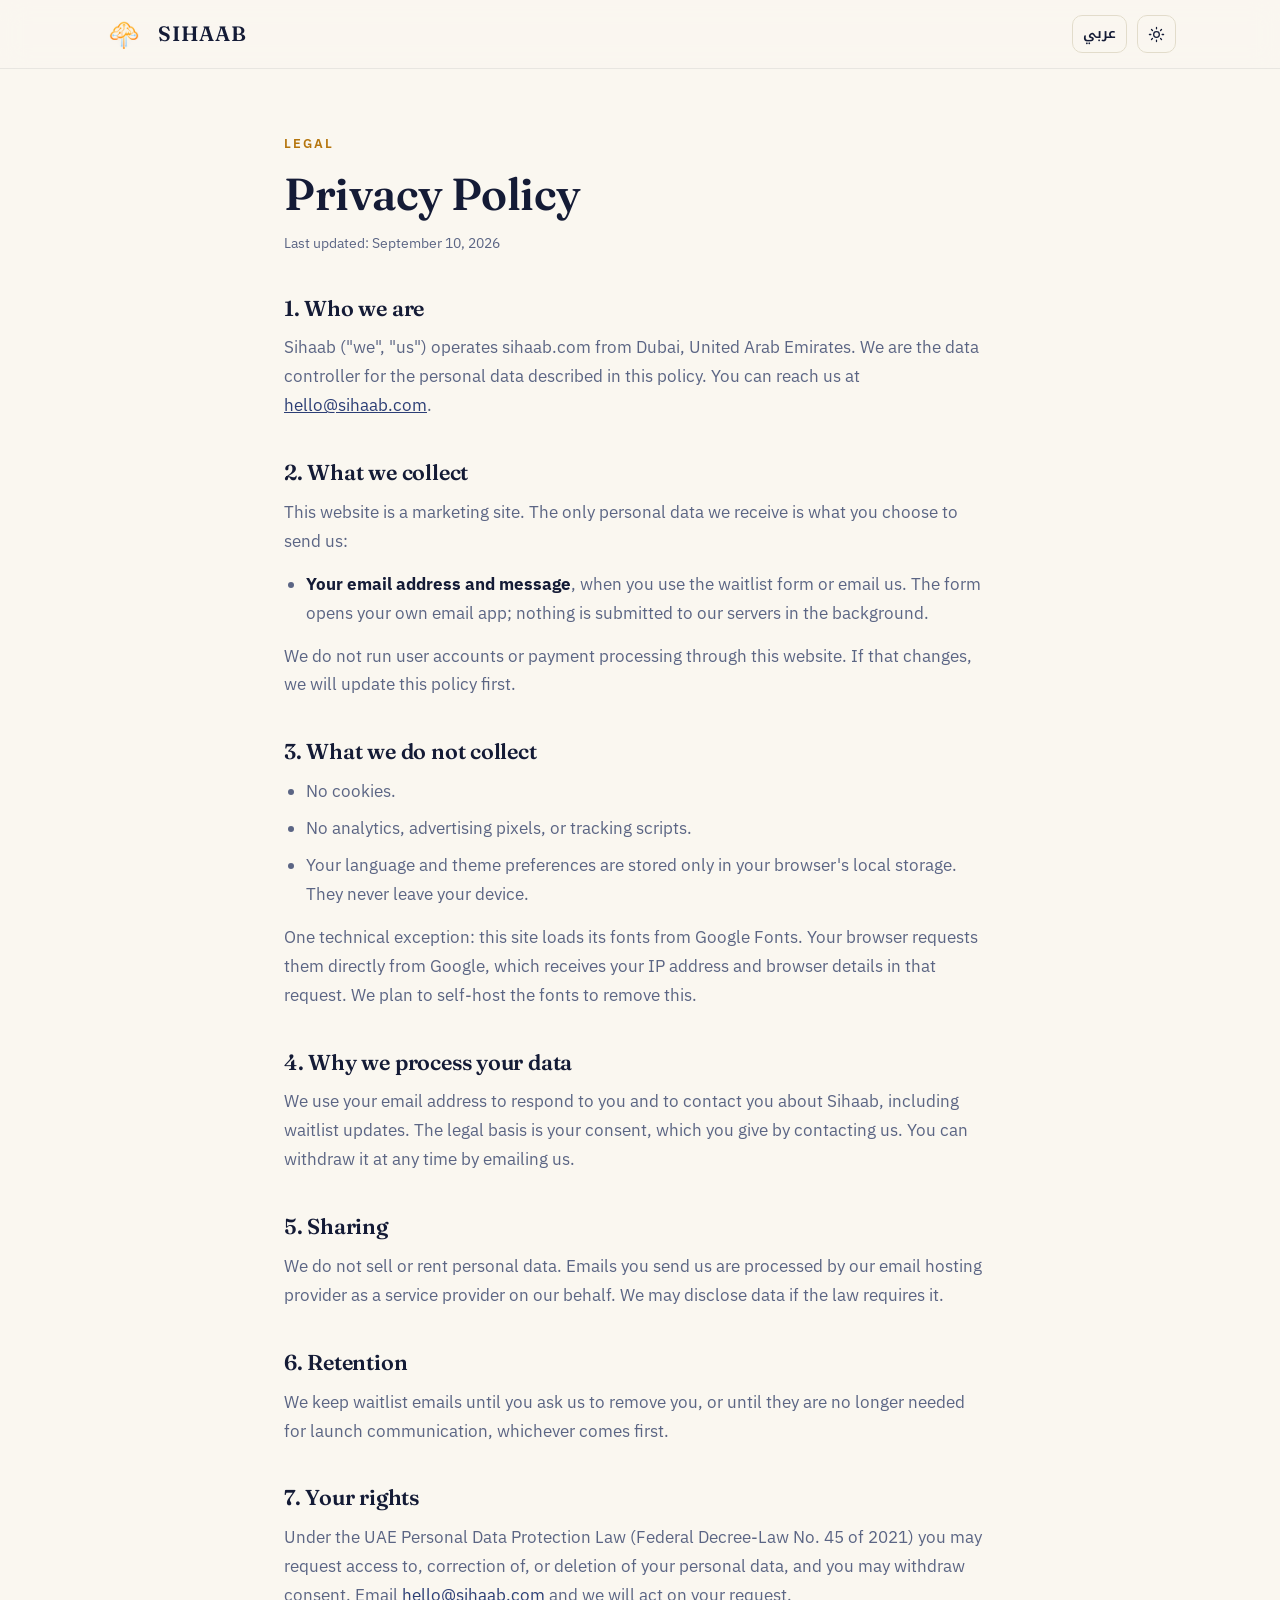
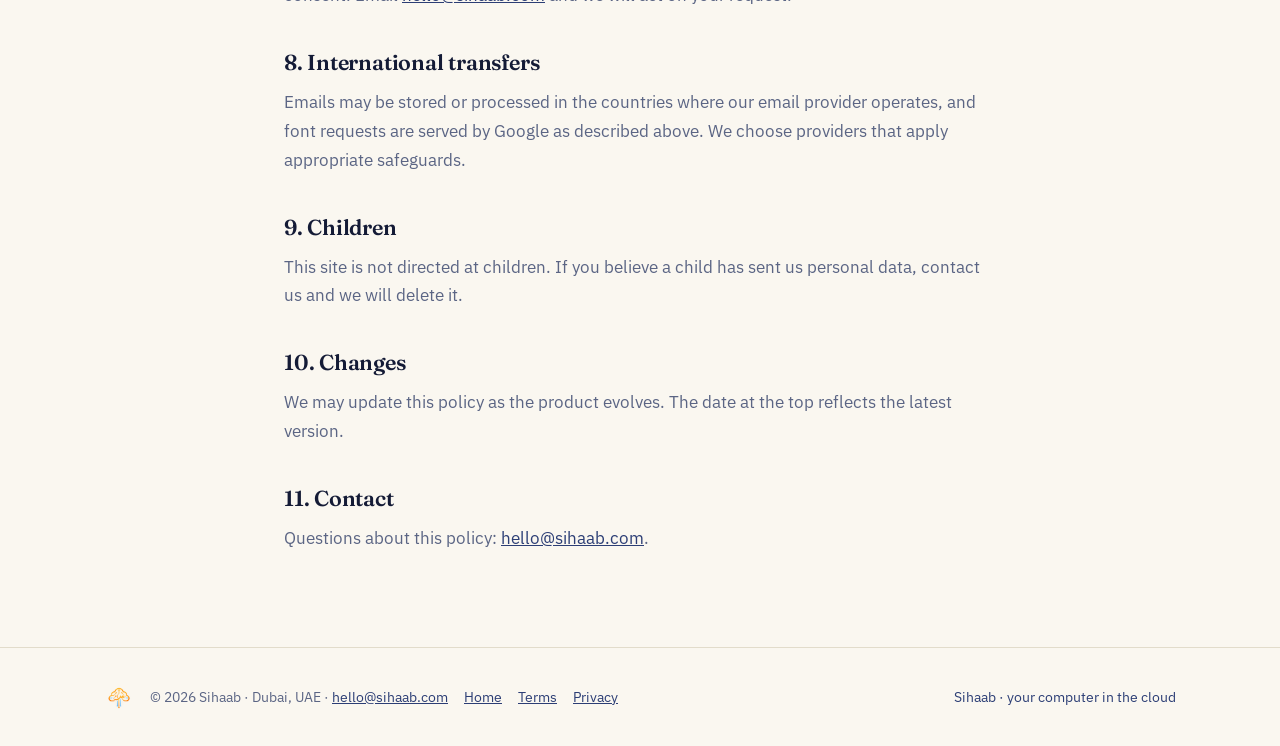
<file: privacy.html>
<!DOCTYPE html>
<html lang="en" dir="ltr" data-theme="dark">
<head>
<meta charset="UTF-8">
<meta name="viewport" content="width=device-width, initial-scale=1.0">
<title>Privacy Policy · Sihaab</title>
<meta name="description" content="How Sihaab collects, uses and protects your personal data.">
<meta name="theme-color" content="#0A1128">
<link rel="icon" type="image/png" href="favicon.png">

<script>
  // Before first paint: restore saved theme + language (or fall back to system / English).
  (function () {
    var root = document.documentElement, theme, lang;
    try {
      theme = localStorage.getItem('sihaab-theme');
      lang = localStorage.getItem('sihaab-lang');
    } catch (e) { /* storage blocked */ }
    if (theme !== 'light' && theme !== 'dark') {
      theme = matchMedia('(prefers-color-scheme: light)').matches ? 'light' : 'dark';
    }
    if (lang !== 'ar' && lang !== 'en') lang = 'en';
    root.dataset.theme = theme;
    root.lang = lang;
    root.dir = lang === 'ar' ? 'rtl' : 'ltr';
    var meta = document.querySelector('meta[name="theme-color"]');
    if (meta) meta.setAttribute('content', theme === 'light' ? '#FAF7F0' : '#0A1128');
  })();
</script>

<link rel="preconnect" href="https://fonts.googleapis.com">
<link rel="preconnect" href="https://fonts.gstatic.com" crossorigin>
<link href="https://fonts.googleapis.com/css2?family=Fraunces:opsz,wght@9..144,500;9..144,600&family=IBM+Plex+Sans:wght@400;500;600&family=IBM+Plex+Sans+Arabic:wght@400;500;600&family=Noto+Kufi+Arabic:wght@500;600&display=swap" rel="stylesheet" media="print" onload="this.media='all'">
<noscript><link href="https://fonts.googleapis.com/css2?family=Fraunces:opsz,wght@9..144,500;9..144,600&family=IBM+Plex+Sans:wght@400;500;600&family=IBM+Plex+Sans+Arabic:wght@400;500;600&family=Noto+Kufi+Arabic:wght@500;600&display=swap" rel="stylesheet"></noscript>

<link rel="stylesheet" href="legal.css">
</head>
<body>

<header>
  <nav class="nav" aria-label="Main">
    <img src="logo-96.png" alt="" width="40" height="40">
    <a class="name" href="index.html"><span data-l="en">SIHAAB</span><span data-l="ar">سحاب</span></a>
    <div class="controls">
      <button id="lang-toggle" class="toggle" type="button" aria-label="Switch language to Arabic">
        <span class="ar-label" lang="ar">عربي</span><span class="en-label" lang="en">EN</span>
      </button>
      <button id="theme-toggle" class="toggle" type="button" aria-label="Toggle dark or light mode">
        <svg class="moon" viewBox="0 0 24 24" aria-hidden="true"><path d="M21 12.8A9 9 0 1 1 11.2 3a7 7 0 0 0 9.8 9.8z"/></svg>
        <svg class="sun" viewBox="0 0 24 24" aria-hidden="true"><circle cx="12" cy="12" r="4"/><path d="M12 2v2m0 16v2M4.9 4.9l1.4 1.4m11.4 11.4 1.4 1.4M2 12h2m16 0h2M4.9 19.1l1.4-1.4M17.7 6.3l1.4-1.4"/></svg>
      </button>
    </div>
  </nav>
</header>

<main>
  <div class="wrap">

    <div data-l="en" lang="en" dir="ltr">
      <p class="kicker">Legal</p>
      <h1>Privacy Policy</h1>
      <p class="updated">Last updated: September 10, 2026</p>

      <h2>1. Who we are</h2>
      <p>Sihaab ("we", "us") operates sihaab.com from Dubai, United Arab Emirates. We are the data controller for the personal data described in this policy. You can reach us at <a href="mailto:hello@sihaab.com">hello@sihaab.com</a>.</p>

      <h2>2. What we collect</h2>
      <p>This website is a marketing site. The only personal data we receive is what you choose to send us:</p>
      <ul>
        <li><strong>Your email address and message</strong>, when you use the waitlist form or email us. The form opens your own email app; nothing is submitted to our servers in the background.</li>
      </ul>
      <p>We do not run user accounts or payment processing through this website. If that changes, we will update this policy first.</p>

      <h2>3. What we do not collect</h2>
      <ul>
        <li>No cookies.</li>
        <li>No analytics, advertising pixels, or tracking scripts.</li>
        <li>Your language and theme preferences are stored only in your browser's local storage. They never leave your device.</li>
      </ul>
      <p>One technical exception: this site loads its fonts from Google Fonts. Your browser requests them directly from Google, which receives your IP address and browser details in that request. We plan to self-host the fonts to remove this.</p>

      <h2>4. Why we process your data</h2>
      <p>We use your email address to respond to you and to contact you about Sihaab, including waitlist updates. The legal basis is your consent, which you give by contacting us. You can withdraw it at any time by emailing us.</p>

      <h2>5. Sharing</h2>
      <p>We do not sell or rent personal data. Emails you send us are processed by our email hosting provider as a service provider on our behalf. We may disclose data if the law requires it.</p>

      <h2>6. Retention</h2>
      <p>We keep waitlist emails until you ask us to remove you, or until they are no longer needed for launch communication, whichever comes first.</p>

      <h2>7. Your rights</h2>
      <p>Under the UAE Personal Data Protection Law (Federal Decree-Law No. 45 of 2021) you may request access to, correction of, or deletion of your personal data, and you may withdraw consent. Email <a href="mailto:hello@sihaab.com">hello@sihaab.com</a> and we will act on your request.</p>

      <h2>8. International transfers</h2>
      <p>Emails may be stored or processed in the countries where our email provider operates, and font requests are served by Google as described above. We choose providers that apply appropriate safeguards.</p>

      <h2>9. Children</h2>
      <p>This site is not directed at children. If you believe a child has sent us personal data, contact us and we will delete it.</p>

      <h2>10. Changes</h2>
      <p>We may update this policy as the product evolves. The date at the top reflects the latest version.</p>

      <h2>11. Contact</h2>
      <p>Questions about this policy: <a href="mailto:hello@sihaab.com">hello@sihaab.com</a>.</p>
    </div>

    <div data-l="ar" lang="ar" dir="rtl">
      <p class="kicker">قانوني</p>
      <h1>سياسة الخصوصية</h1>
      <p class="updated">آخر تحديث: 10 سبتمبر 2026</p>

      <h2>1. من نحن</h2>
      <p>تدير سحاب ("نحن") موقع sihaab.com من دبي، الإمارات العربية المتحدة. نحن المتحكم في البيانات الشخصية الموضحة في هذه السياسة. يمكنك التواصل معنا عبر <a href="mailto:hello@sihaab.com">hello@sihaab.com</a>.</p>

      <h2>2. ما الذي نجمعه</h2>
      <p>هذا الموقع تعريفي. البيانات الشخصية الوحيدة التي نتلقاها هي ما تختار إرساله إلينا:</p>
      <ul>
        <li><strong>بريدك الإلكتروني ورسالتك</strong>، عند استخدام نموذج قائمة الانتظار أو مراسلتنا. النموذج يفتح تطبيق البريد الخاص بك، ولا يُرسل أي شيء إلى خوادمنا في الخلفية.</li>
      </ul>
      <p>لا ندير عبر هذا الموقع حسابات مستخدمين أو مدفوعات. وإذا تغيّر ذلك فسنحدّث هذه السياسة أولاً.</p>

      <h2>3. ما الذي لا نجمعه</h2>
      <ul>
        <li>لا ملفات تعريف ارتباط (كوكيز).</li>
        <li>لا تحليلات ولا بكسلات إعلانية ولا نصوص تتبع.</li>
        <li>تفضيلات اللغة والمظهر تُخزَّن في متصفحك فقط، ولا تغادر جهازك أبداً.</li>
      </ul>
      <p>استثناء تقني واحد: يحمّل هذا الموقع خطوطه من خدمة Google Fonts، إذ يطلبها متصفحك مباشرة من Google التي تتلقى عنوان IP الخاص بك وبيانات متصفحك ضمن ذلك الطلب. نخطط لاستضافة الخطوط ذاتياً لإزالة هذا الاستثناء.</p>

      <h2>4. لماذا نعالج بياناتك</h2>
      <p>نستخدم بريدك الإلكتروني للرد عليك وللتواصل معك بشأن سحاب، بما في ذلك تحديثات قائمة الانتظار. الأساس القانوني هو موافقتك التي تمنحها بتواصلك معنا، ويمكنك سحبها في أي وقت بمراسلتنا.</p>

      <h2>5. المشاركة</h2>
      <p>لا نبيع البيانات الشخصية ولا نؤجرها. الرسائل التي ترسلها إلينا يعالجها مزوّد استضافة البريد لدينا بصفته مزوّد خدمة يعمل نيابة عنا. وقد نفصح عن البيانات إذا ألزمنا القانون بذلك.</p>

      <h2>6. الاحتفاظ بالبيانات</h2>
      <p>نحتفظ برسائل قائمة الانتظار حتى تطلب إزالتك، أو حتى تنتفي الحاجة إليها للتواصل بشأن الإطلاق، أيهما أسبق.</p>

      <h2>7. حقوقك</h2>
      <p>بموجب قانون حماية البيانات الشخصية الإماراتي (المرسوم بقانون اتحادي رقم 45 لسنة 2021) يحق لك طلب الوصول إلى بياناتك الشخصية أو تصحيحها أو حذفها، ويحق لك سحب موافقتك. راسلنا على <a href="mailto:hello@sihaab.com">hello@sihaab.com</a> وسننفذ طلبك.</p>

      <h2>8. النقل الدولي للبيانات</h2>
      <p>قد تُخزَّن الرسائل أو تُعالَج في الدول التي يعمل فيها مزوّد البريد لدينا، وتُقدَّم طلبات الخطوط عبر Google كما هو موضح أعلاه. نختار مزوّدين يطبقون ضمانات مناسبة.</p>

      <h2>9. الأطفال</h2>
      <p>هذا الموقع غير موجّه للأطفال. إذا كنت تعتقد أن طفلاً أرسل إلينا بيانات شخصية فتواصل معنا وسنحذفها.</p>

      <h2>10. التغييرات</h2>
      <p>قد نحدّث هذه السياسة مع تطور المنتج. التاريخ في الأعلى يعكس أحدث نسخة.</p>

      <h2>11. التواصل</h2>
      <p>للأسئلة حول هذه السياسة: <a href="mailto:hello@sihaab.com">hello@sihaab.com</a>.</p>
    </div>

  </div>
</main>

<footer>
  <div class="row">
    <img src="logo-96.png" alt="" width="30" height="30">
    <span data-l="en">© 2026 Sihaab · Dubai, UAE · <a href="mailto:hello@sihaab.com">hello@sihaab.com</a></span>
    <span data-l="ar">© 2026 سحاب · دبي، الإمارات · <a href="mailto:hello@sihaab.com">hello@sihaab.com</a></span>
    <nav class="legal" aria-label="Legal">
      <a href="index.html"><span data-l="en">Home</span><span data-l="ar">الرئيسية</span></a>
      <a href="terms.html"><span data-l="en">Terms</span><span data-l="ar">الشروط</span></a>
      <a href="privacy.html"><span data-l="en">Privacy</span><span data-l="ar">الخصوصية</span></a>
    </nav>
    <span class="tagline"><span data-l="en">Sihaab · your computer in the cloud</span><span data-l="ar">سحاب · حاسوبك في السحابة</span></span>
  </div>
</footer>

<script>
  window.PAGE = {
    titles: { en: 'Privacy Policy · Sihaab', ar: 'سياسة الخصوصية · سحاب' },
    descs: { en: 'How Sihaab collects, uses and protects your personal data.', ar: 'كيف تجمع سحاب بياناتك الشخصية وتستخدمها وتحميها.' }
  };
</script>
<script src="legal.js"></script>
</body>
</html>
</file>
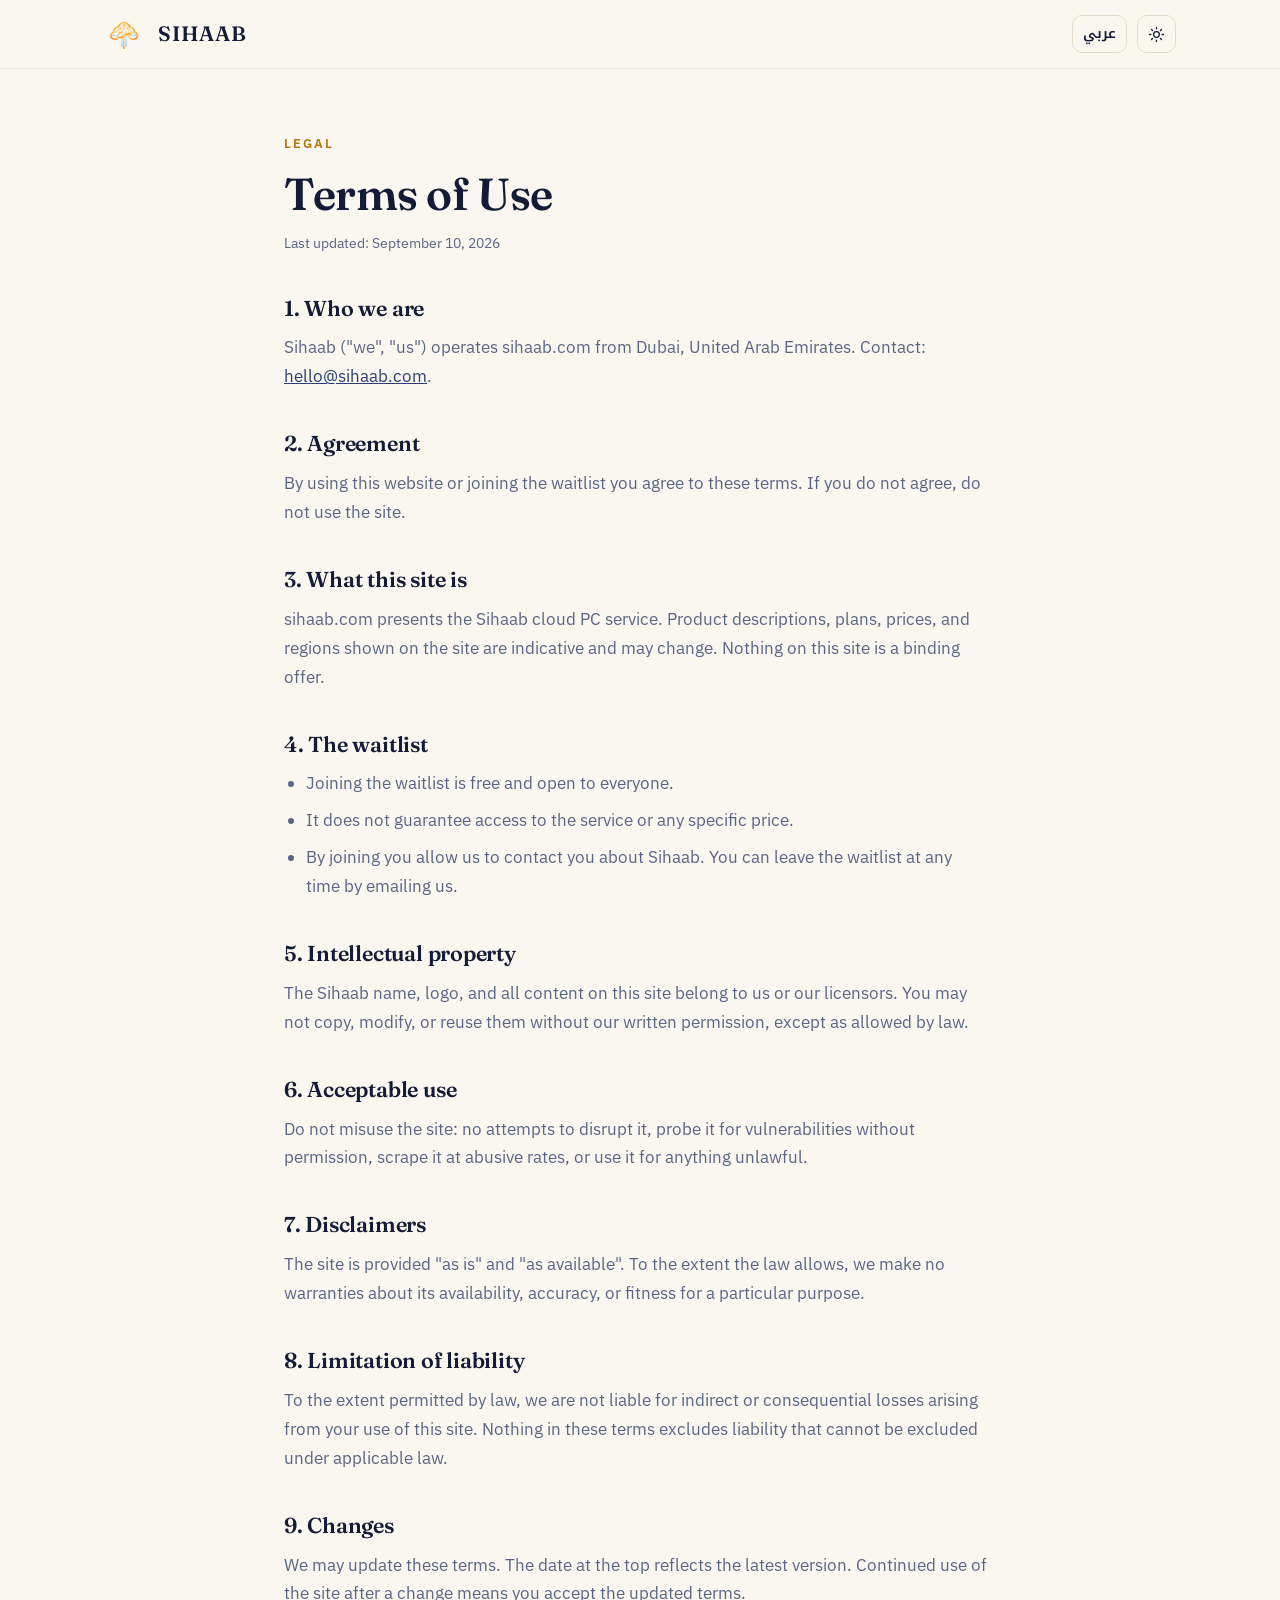
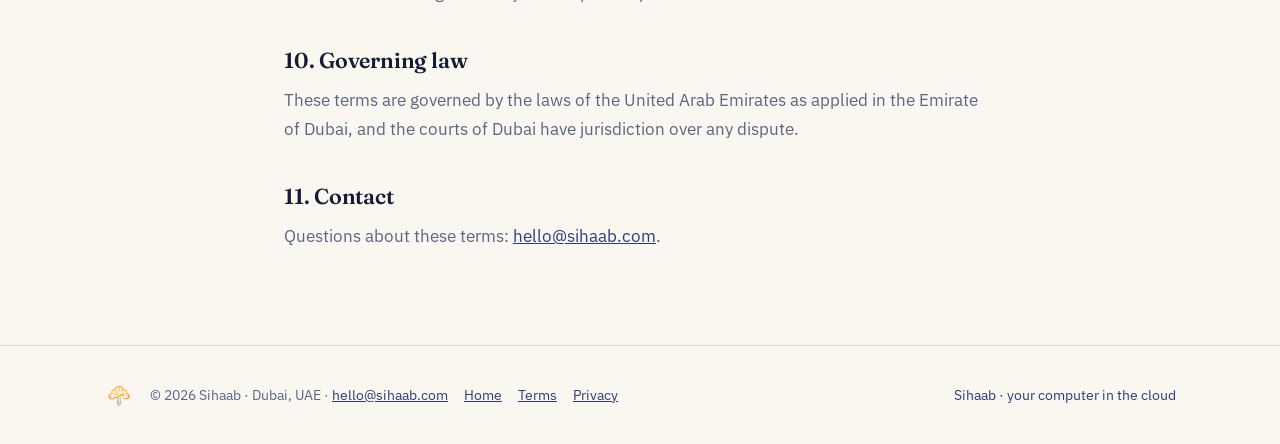
<file: terms.html>
<!DOCTYPE html>
<html lang="en" dir="ltr" data-theme="dark">
<head>
<meta charset="UTF-8">
<meta name="viewport" content="width=device-width, initial-scale=1.0">
<title>Terms of Use · Sihaab</title>
<meta name="description" content="The terms that govern your use of sihaab.com and the Sihaab waitlist.">
<meta name="theme-color" content="#0A1128">
<link rel="icon" type="image/png" href="favicon.png">

<script>
  // Before first paint: restore saved theme + language (or fall back to system / English).
  (function () {
    var root = document.documentElement, theme, lang;
    try {
      theme = localStorage.getItem('sihaab-theme');
      lang = localStorage.getItem('sihaab-lang');
    } catch (e) { /* storage blocked */ }
    if (theme !== 'light' && theme !== 'dark') {
      theme = matchMedia('(prefers-color-scheme: light)').matches ? 'light' : 'dark';
    }
    if (lang !== 'ar' && lang !== 'en') lang = 'en';
    root.dataset.theme = theme;
    root.lang = lang;
    root.dir = lang === 'ar' ? 'rtl' : 'ltr';
    var meta = document.querySelector('meta[name="theme-color"]');
    if (meta) meta.setAttribute('content', theme === 'light' ? '#FAF7F0' : '#0A1128');
  })();
</script>

<link rel="preconnect" href="https://fonts.googleapis.com">
<link rel="preconnect" href="https://fonts.gstatic.com" crossorigin>
<link href="https://fonts.googleapis.com/css2?family=Fraunces:opsz,wght@9..144,500;9..144,600&family=IBM+Plex+Sans:wght@400;500;600&family=IBM+Plex+Sans+Arabic:wght@400;500;600&family=Noto+Kufi+Arabic:wght@500;600&display=swap" rel="stylesheet" media="print" onload="this.media='all'">
<noscript><link href="https://fonts.googleapis.com/css2?family=Fraunces:opsz,wght@9..144,500;9..144,600&family=IBM+Plex+Sans:wght@400;500;600&family=IBM+Plex+Sans+Arabic:wght@400;500;600&family=Noto+Kufi+Arabic:wght@500;600&display=swap" rel="stylesheet"></noscript>

<link rel="stylesheet" href="legal.css">
</head>
<body>

<header>
  <nav class="nav" aria-label="Main">
    <img src="logo-96.png" alt="" width="40" height="40">
    <a class="name" href="index.html"><span data-l="en">SIHAAB</span><span data-l="ar">سحاب</span></a>
    <div class="controls">
      <button id="lang-toggle" class="toggle" type="button" aria-label="Switch language to Arabic">
        <span class="ar-label" lang="ar">عربي</span><span class="en-label" lang="en">EN</span>
      </button>
      <button id="theme-toggle" class="toggle" type="button" aria-label="Toggle dark or light mode">
        <svg class="moon" viewBox="0 0 24 24" aria-hidden="true"><path d="M21 12.8A9 9 0 1 1 11.2 3a7 7 0 0 0 9.8 9.8z"/></svg>
        <svg class="sun" viewBox="0 0 24 24" aria-hidden="true"><circle cx="12" cy="12" r="4"/><path d="M12 2v2m0 16v2M4.9 4.9l1.4 1.4m11.4 11.4 1.4 1.4M2 12h2m16 0h2M4.9 19.1l1.4-1.4M17.7 6.3l1.4-1.4"/></svg>
      </button>
    </div>
  </nav>
</header>

<main>
  <div class="wrap">

    <div data-l="en" lang="en" dir="ltr">
      <p class="kicker">Legal</p>
      <h1>Terms of Use</h1>
      <p class="updated">Last updated: September 10, 2026</p>

      <h2>1. Who we are</h2>
      <p>Sihaab ("we", "us") operates sihaab.com from Dubai, United Arab Emirates. Contact: <a href="mailto:hello@sihaab.com">hello@sihaab.com</a>.</p>

      <h2>2. Agreement</h2>
      <p>By using this website or joining the waitlist you agree to these terms. If you do not agree, do not use the site.</p>

      <h2>3. What this site is</h2>
      <p>sihaab.com presents the Sihaab cloud PC service. Product descriptions, plans, prices, and regions shown on the site are indicative and may change. Nothing on this site is a binding offer.</p>

      <h2>4. The waitlist</h2>
      <ul>
        <li>Joining the waitlist is free and open to everyone.</li>
        <li>It does not guarantee access to the service or any specific price.</li>
        <li>By joining you allow us to contact you about Sihaab. You can leave the waitlist at any time by emailing us.</li>
      </ul>

      <h2>5. Intellectual property</h2>
      <p>The Sihaab name, logo, and all content on this site belong to us or our licensors. You may not copy, modify, or reuse them without our written permission, except as allowed by law.</p>

      <h2>6. Acceptable use</h2>
      <p>Do not misuse the site: no attempts to disrupt it, probe it for vulnerabilities without permission, scrape it at abusive rates, or use it for anything unlawful.</p>

      <h2>7. Disclaimers</h2>
      <p>The site is provided "as is" and "as available". To the extent the law allows, we make no warranties about its availability, accuracy, or fitness for a particular purpose.</p>

      <h2>8. Limitation of liability</h2>
      <p>To the extent permitted by law, we are not liable for indirect or consequential losses arising from your use of this site. Nothing in these terms excludes liability that cannot be excluded under applicable law.</p>

      <h2>9. Changes</h2>
      <p>We may update these terms. The date at the top reflects the latest version. Continued use of the site after a change means you accept the updated terms.</p>

      <h2>10. Governing law</h2>
      <p>These terms are governed by the laws of the United Arab Emirates as applied in the Emirate of Dubai, and the courts of Dubai have jurisdiction over any dispute.</p>

      <h2>11. Contact</h2>
      <p>Questions about these terms: <a href="mailto:hello@sihaab.com">hello@sihaab.com</a>.</p>
    </div>

    <div data-l="ar" lang="ar" dir="rtl">
      <p class="kicker">قانوني</p>
      <h1>شروط الاستخدام</h1>
      <p class="updated">آخر تحديث: 10 سبتمبر 2026</p>

      <h2>1. من نحن</h2>
      <p>تدير سحاب ("نحن") موقع sihaab.com من دبي، الإمارات العربية المتحدة. للتواصل: <a href="mailto:hello@sihaab.com">hello@sihaab.com</a>.</p>

      <h2>2. الاتفاق</h2>
      <p>باستخدامك هذا الموقع أو انضمامك إلى قائمة الانتظار فإنك توافق على هذه الشروط. إذا لم توافق فلا تستخدم الموقع.</p>

      <h2>3. ما هو هذا الموقع</h2>
      <p>يقدّم sihaab.com خدمة سحاب للحواسيب السحابية. أوصاف المنتج والخطط والأسعار والمناطق المعروضة في الموقع استرشادية وقد تتغير. لا يشكل أي محتوى في هذا الموقع عرضاً ملزماً.</p>

      <h2>4. قائمة الانتظار</h2>
      <ul>
        <li>الانضمام إلى قائمة الانتظار مجاني ومتاح للجميع.</li>
        <li>لا يضمن الانضمام الوصول إلى الخدمة أو سعراً محدداً.</li>
        <li>بانضمامك تسمح لنا بالتواصل معك بشأن سحاب، ويمكنك مغادرة القائمة في أي وقت بمراسلتنا.</li>
      </ul>

      <h2>5. الملكية الفكرية</h2>
      <p>اسم سحاب وشعاره وكل محتوى هذا الموقع ملك لنا أو لمرخّصينا. لا يجوز نسخها أو تعديلها أو إعادة استخدامها دون إذن كتابي منا، إلا بما يسمح به القانون.</p>

      <h2>6. الاستخدام المقبول</h2>
      <p>لا تسئ استخدام الموقع: لا محاولات لتعطيله، ولا فحص لثغراته دون إذن، ولا كشط لمحتواه بمعدلات مسيئة، ولا استخدامه في أي أمر غير مشروع.</p>

      <h2>7. إخلاء المسؤولية</h2>
      <p>يُقدَّم الموقع "كما هو" و"كما هو متاح". وإلى الحد الذي يسمح به القانون، لا نقدم أي ضمانات بشأن توفره أو دقته أو ملاءمته لغرض معين.</p>

      <h2>8. حدود المسؤولية</h2>
      <p>إلى الحد الذي يسمح به القانون، لسنا مسؤولين عن الخسائر غير المباشرة أو التبعية الناشئة عن استخدامك هذا الموقع. ولا يستبعد أي بند في هذه الشروط مسؤولية لا يجيز القانون المعمول به استبعادها.</p>

      <h2>9. التغييرات</h2>
      <p>قد نحدّث هذه الشروط. التاريخ في الأعلى يعكس أحدث نسخة، واستمرارك في استخدام الموقع بعد أي تغيير يعني قبولك الشروط المحدّثة.</p>

      <h2>10. القانون الواجب التطبيق</h2>
      <p>تخضع هذه الشروط لقوانين دولة الإمارات العربية المتحدة كما تُطبَّق في إمارة دبي، ولمحاكم دبي الاختصاص في أي نزاع.</p>

      <h2>11. التواصل</h2>
      <p>للأسئلة حول هذه الشروط: <a href="mailto:hello@sihaab.com">hello@sihaab.com</a>.</p>
    </div>

  </div>
</main>

<footer>
  <div class="row">
    <img src="logo-96.png" alt="" width="30" height="30">
    <span data-l="en">© 2026 Sihaab · Dubai, UAE · <a href="mailto:hello@sihaab.com">hello@sihaab.com</a></span>
    <span data-l="ar">© 2026 سحاب · دبي، الإمارات · <a href="mailto:hello@sihaab.com">hello@sihaab.com</a></span>
    <nav class="legal" aria-label="Legal">
      <a href="index.html"><span data-l="en">Home</span><span data-l="ar">الرئيسية</span></a>
      <a href="terms.html"><span data-l="en">Terms</span><span data-l="ar">الشروط</span></a>
      <a href="privacy.html"><span data-l="en">Privacy</span><span data-l="ar">الخصوصية</span></a>
    </nav>
    <span class="tagline"><span data-l="en">Sihaab · your computer in the cloud</span><span data-l="ar">سحاب · حاسوبك في السحابة</span></span>
  </div>
</footer>

<script>
  window.PAGE = {
    titles: { en: 'Terms of Use · Sihaab', ar: 'شروط الاستخدام · سحاب' },
    descs: { en: 'The terms that govern your use of sihaab.com and the Sihaab waitlist.', ar: 'الشروط التي تحكم استخدامك لموقع sihaab.com وقائمة انتظار سحاب.' }
  };
</script>
<script src="legal.js"></script>
</body>
</html>
</file>
<file: legal.css>
/* Shared chrome for the legal pages (terms.html, privacy.html). */
  :root{--gold:#F2A93B;--ease:cubic-bezier(.22,.9,.3,1)}
  :root[data-theme="dark"]{
    --bg:#0A1128;--accent:#CADCFC;--text:#F4F7FF;--text-dim:#9FAECF;
    --line:#26355F;--line-soft:rgba(202,220,252,.08);--glass:rgba(10,17,40,.72);--kicker:var(--gold);
  }
  :root[data-theme="light"]{
    --bg:#FAF7F0;--accent:#2C3E75;--text:#141B36;--text-dim:#5B6584;
    --line:#E2DCCB;--line-soft:rgba(20,27,54,.08);--glass:rgba(250,247,240,.78);--kicker:#B5750D;
  }
  *{box-sizing:border-box;margin:0;padding:0}
  body{
    background:var(--bg);color:var(--text);
    font-family:"IBM Plex Sans",system-ui,sans-serif;font-size:17px;line-height:1.7;
    -webkit-font-smoothing:antialiased;
    transition:background .35s var(--ease),color .35s var(--ease);
  }
  ::selection{background:var(--gold);color:#1A1204}
  html[lang="ar"] body{font-family:"IBM Plex Sans Arabic",system-ui,sans-serif;line-height:1.9}
  h1,h2{font-family:"Fraunces",serif;font-weight:600;line-height:1.2;letter-spacing:-0.01em}
  html[lang="ar"] h1,html[lang="ar"] h2{font-family:"Noto Kufi Arabic",sans-serif;letter-spacing:0;line-height:1.5}
  a{color:var(--accent)}
  .wrap{max-width:760px;margin:0 auto;padding:0 24px}

  /* language visibility: each block exists in both languages */
  html[lang="en"] [data-l="ar"]{display:none}
  html[lang="ar"] [data-l="en"]{display:none}

  header{
    position:sticky;top:0;z-index:50;background:var(--glass);
    -webkit-backdrop-filter:blur(14px);backdrop-filter:blur(14px);
    border-bottom:1px solid var(--line-soft);
  }
  .nav{display:flex;align-items:center;gap:14px;padding:14px 24px;max-width:1120px;margin:0 auto}
  .nav img{width:40px;height:40px}
  .nav .name{font-family:"Fraunces",serif;font-size:1.3rem;font-weight:600;letter-spacing:.04em;color:var(--text);text-decoration:none}
  html[lang="ar"] .nav .name{font-family:"Noto Kufi Arabic",sans-serif;letter-spacing:0}
  .nav .controls{margin-inline-start:auto;display:flex;gap:10px}
  .toggle{
    display:inline-flex;align-items:center;justify-content:center;gap:6px;
    height:38px;min-width:38px;padding:0 10px;border-radius:10px;
    background:transparent;border:1px solid var(--line);color:var(--text);
    font:inherit;font-size:.88rem;font-weight:600;cursor:pointer;transition:border-color .18s, background .18s;
  }
  .toggle:hover{border-color:var(--accent)}
  .toggle:focus-visible{outline:3px solid var(--accent);outline-offset:2px}
  .toggle svg{width:17px;height:17px;fill:none;stroke:currentColor;stroke-width:1.8;stroke-linecap:round;stroke-linejoin:round}
  #theme-toggle .sun{display:none}
  :root[data-theme="light"] #theme-toggle .sun{display:block}
  :root[data-theme="light"] #theme-toggle .moon{display:none}
  #lang-toggle .ar-label{font-family:"Noto Kufi Arabic",sans-serif}
  html[lang="ar"] #lang-toggle .ar-label{display:none}
  html[lang="en"] #lang-toggle .en-label{display:none}

  main{padding:64px 0 80px}
  .kicker{color:var(--kicker);font-weight:600;font-size:.82rem;text-transform:uppercase;letter-spacing:.16em;margin-bottom:12px}
  html[lang="ar"] .kicker{letter-spacing:0;font-size:.95rem}
  h1{font-size:clamp(2rem,4.5vw,2.8rem);margin-bottom:10px}
  .updated{color:var(--text-dim);font-size:.9rem;margin-bottom:40px}
  h2{font-size:1.35rem;margin:40px 0 12px}
  p{color:var(--text-dim);margin-bottom:14px;max-width:44rem}
  ul{margin:0 0 14px;padding-inline-start:22px;color:var(--text-dim);max-width:44rem}
  li{margin-bottom:8px}
  strong{color:var(--text)}

  footer{border-top:1px solid var(--line);padding:34px 0;color:var(--text-dim);font-size:.9rem}
  footer .row{display:flex;align-items:center;gap:16px;flex-wrap:wrap;max-width:1120px;margin:0 auto;padding:0 24px}
  footer img{width:30px;height:30px}
  footer .legal{display:flex;gap:16px}
  footer .tagline{margin-inline-start:auto;color:var(--accent)}
</file>
